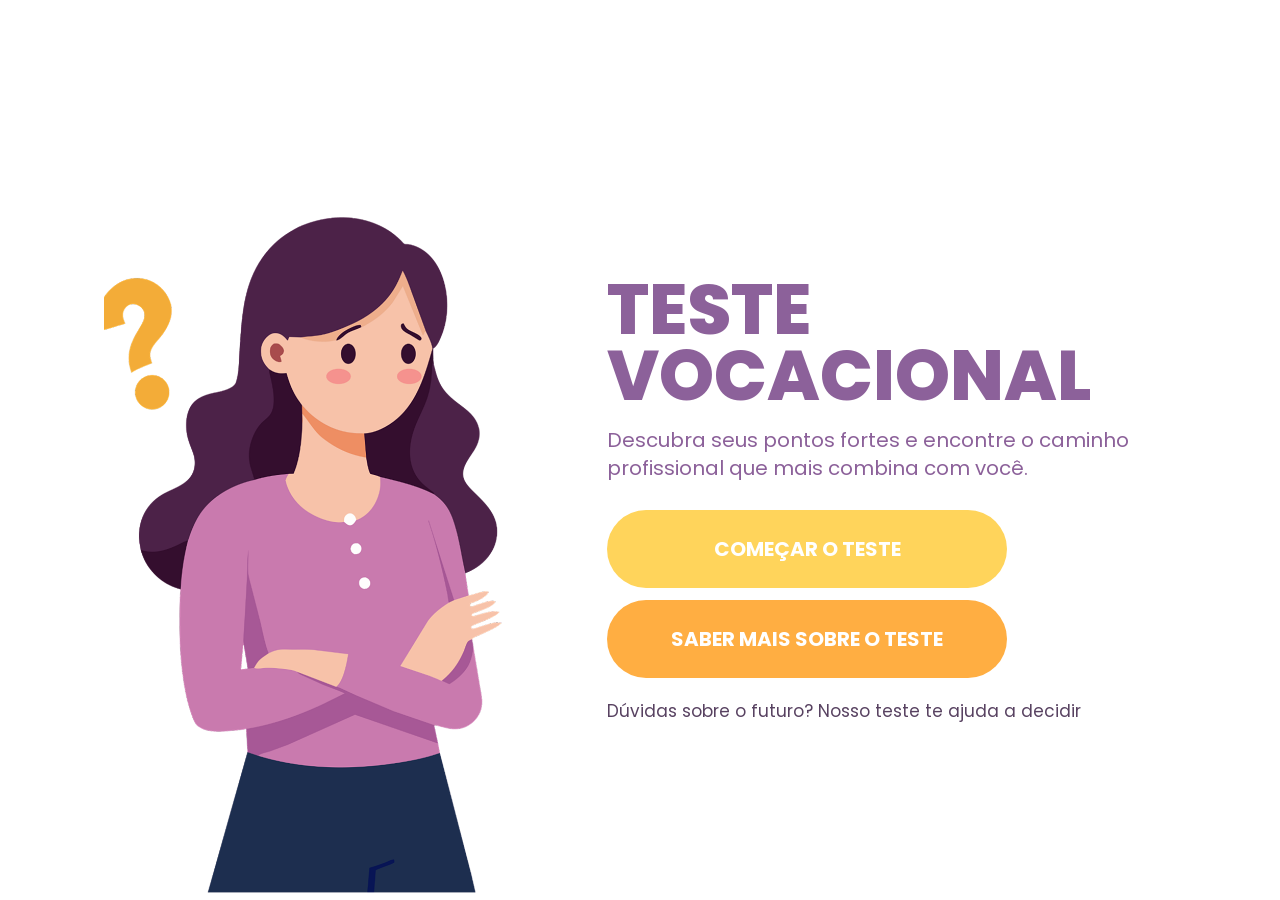
<file: index.html>
<!DOCTYPE html>
<html lang="pt-BR">

<head>
    <meta charset="UTF-8">
    <meta name="viewport" content="width=device-width, initial-scale=1.0">
    <link rel="stylesheet" href="style.css">
    <link rel="preconnect" href="https://fonts.googleapis.com">
    <link rel="preconnect" href="https://fonts.gstatic.com" crossorigin>
    <link href="https://fonts.googleapis.com/css2?family=Poppins:ital,wght@0,100;0,200;0,300;0,400;0,500;0,600;0,700;0,800;0,900;1,100;1,200;1,300;1,400;1,500;1,600;1,700;1,800;1,900&display=swap" rel="stylesheet">

    <title>Teste Vocacional - 3° Infonet</title>
</head>

<body>
    <main class="container">
        <div class="ilustracao-container">
            <img src="img/interrogacao.png" alt="Interrogação" class="img-interrogacao">
            <img src="img/pessoa-confusa-mobile.png" alt="Pessoa Confusa Mobile" class="img-pessoa-mobile">
            <img src="img/Inserir um título 2.png" alt="Pessoa" class="img-pessoa">
        </div>

        <div class="box-conteudo">
            <h1 class="titulo">TESTE <br> VOCACIONAL</h1>
            <p class="subtitulo">Descubra seus pontos fortes e encontre o caminho profissional que mais combina com você.</p>
            
            <div class="botoes-container">
                <a href="terceira-pagina/3pagina.html" class="btn btn-primeiro">COMEÇAR O TESTE</a>
                <a href="segunda-pagina/testV.html" class="btn btn-segundo">SABER MAIS SOBRE O TESTE</a>
            </div>

            <p class="texto-rodape">Dúvidas sobre o futuro? Nosso teste te ajuda a decidir</p>
        </div>

    </main>
</body>

</html>
</file>
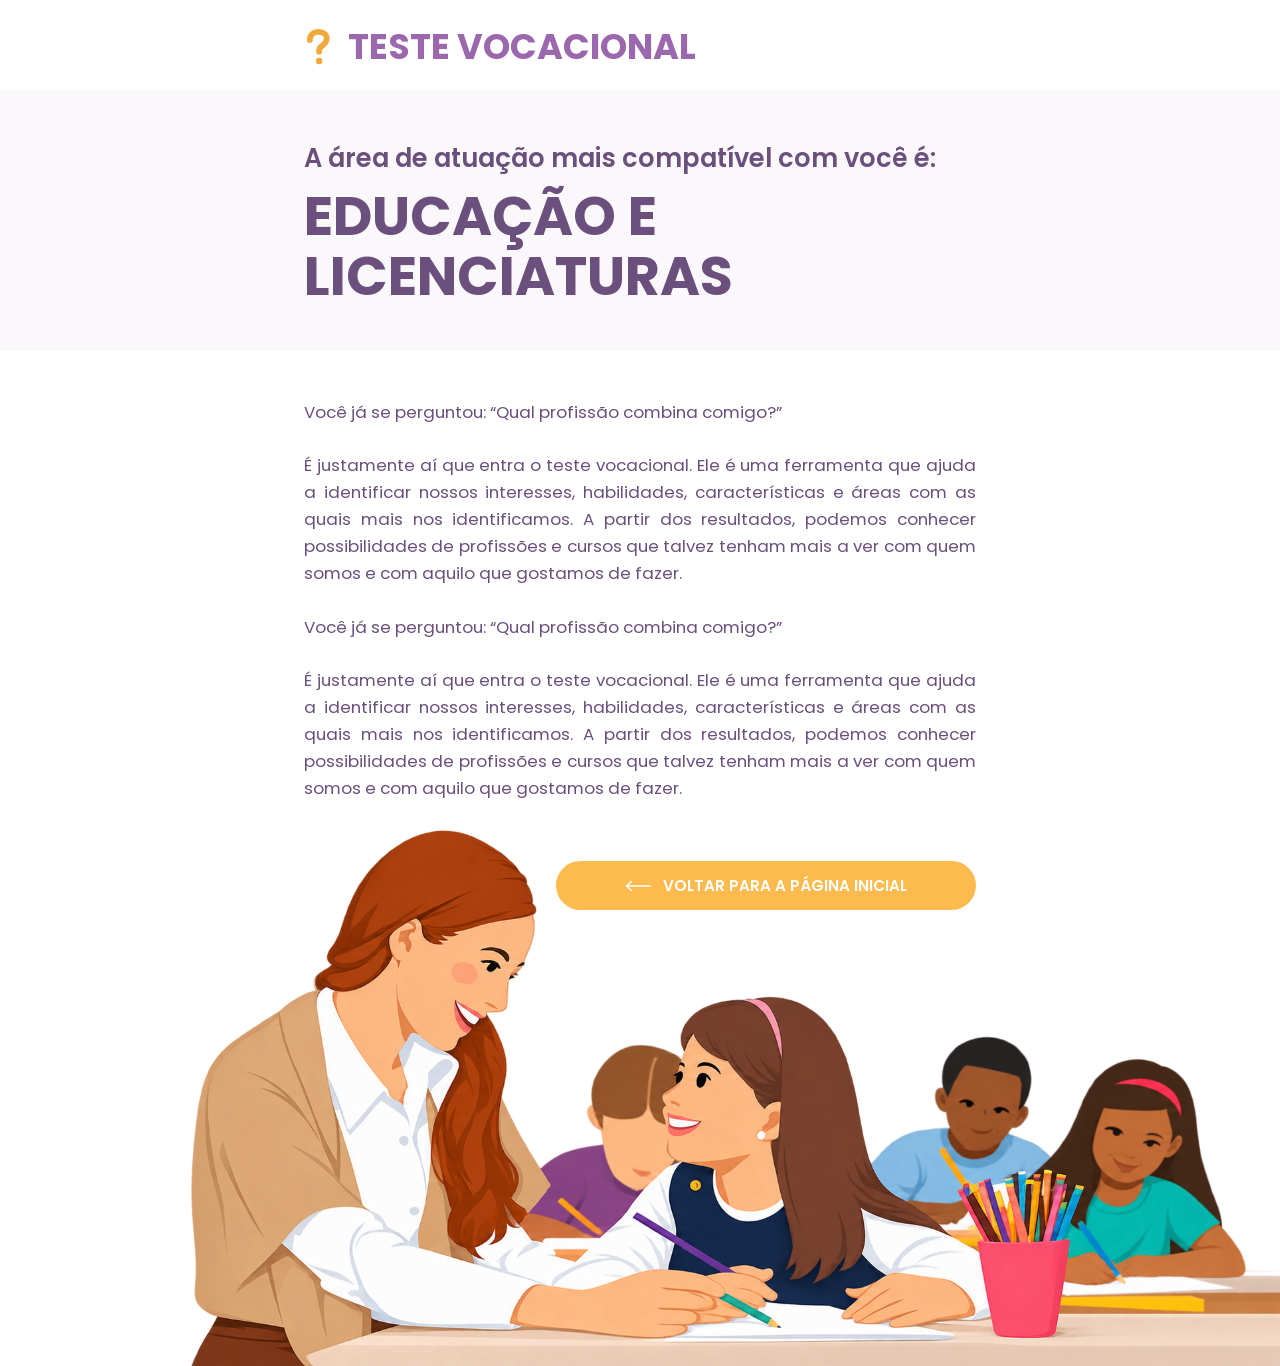
<file: ultima_pagina_igor_gomes/index.html>
<!DOCTYPE html>
<html lang="pt-BR">
<head>
  <meta charset="UTF-8">
  <meta name="viewport" content="width=device-width, initial-scale=1">
  <title>Teste Vocacional – Educação e Licenciaturas</title>
  <meta name="description" content="Resultado do teste vocacional: a área de atuação mais compatível com você é Educação e Licenciaturas.">
  <link rel="preconnect" href="https://fonts.googleapis.com">
  <link rel="preconnect" href="https://fonts.gstatic.com" crossorigin>
  <link href="https://fonts.googleapis.com/css2?family=Poppins:wght@400;500;600;700&display=swap" rel="stylesheet">
  <link rel="stylesheet" href="style.css">
</head>
<body>
  <header class="header">
    <div class="container header__inner">
      <svg class="header__icon" viewBox="0 0 48 64" aria-hidden="true">
        <path d="M10 20c0-8 6-14 15-14s14 5 14 12c0 6-4 9-8 12-3 2-5 4-5 8v2" fill="none" stroke="currentColor" stroke-width="10" stroke-linecap="round" stroke-linejoin="round"/>
        <circle cx="26" cy="56" r="5.5" fill="currentColor"/>
      </svg>
      <h1 class="header__title">Teste Vocacional</h1>
    </div>
  </header>

  <section class="result">
    <div class="container">
      <p class="result__label">A área de atuação mais compatível com você é:</p>
      <h2 class="result__area">Educação e Licenciaturas</h2>
    </div>
  </section>

  <main class="container content">
    <article class="text">
      <p>Você já se perguntou: “Qual profissão combina comigo?”</p>
      <p>É justamente aí que entra o teste vocacional. Ele é uma ferramenta que ajuda a identificar nossos interesses, habilidades, características e áreas com as quais mais nos identificamos. A partir dos resultados, podemos conhecer possibilidades de profissões e cursos que talvez tenham mais a ver com quem somos e com aquilo que gostamos de fazer.</p>
      <p>Você já se perguntou: “Qual profissão combina comigo?”</p>
      <p>É justamente aí que entra o teste vocacional. Ele é uma ferramenta que ajuda a identificar nossos interesses, habilidades, características e áreas com as quais mais nos identificamos. A partir dos resultados, podemos conhecer possibilidades de profissões e cursos que talvez tenham mais a ver com quem somos e com aquilo que gostamos de fazer.</p>
    </article>

    <div class="hero">
      <a class="btn" href="#">
        <svg viewBox="0 0 40 16" aria-hidden="true"><path d="M39 8H3M10 1 2 8l8 7" fill="none" stroke="currentColor" stroke-width="2" stroke-linecap="round" stroke-linejoin="round"/></svg>
        Voltar para a página inicial
      </a>

      <img class="hero__img" src="../img/professora.png" alt="Professora sorrindo com alunos colorindo juntos">
    </div>
  </main>
</body>
</html>
</file>
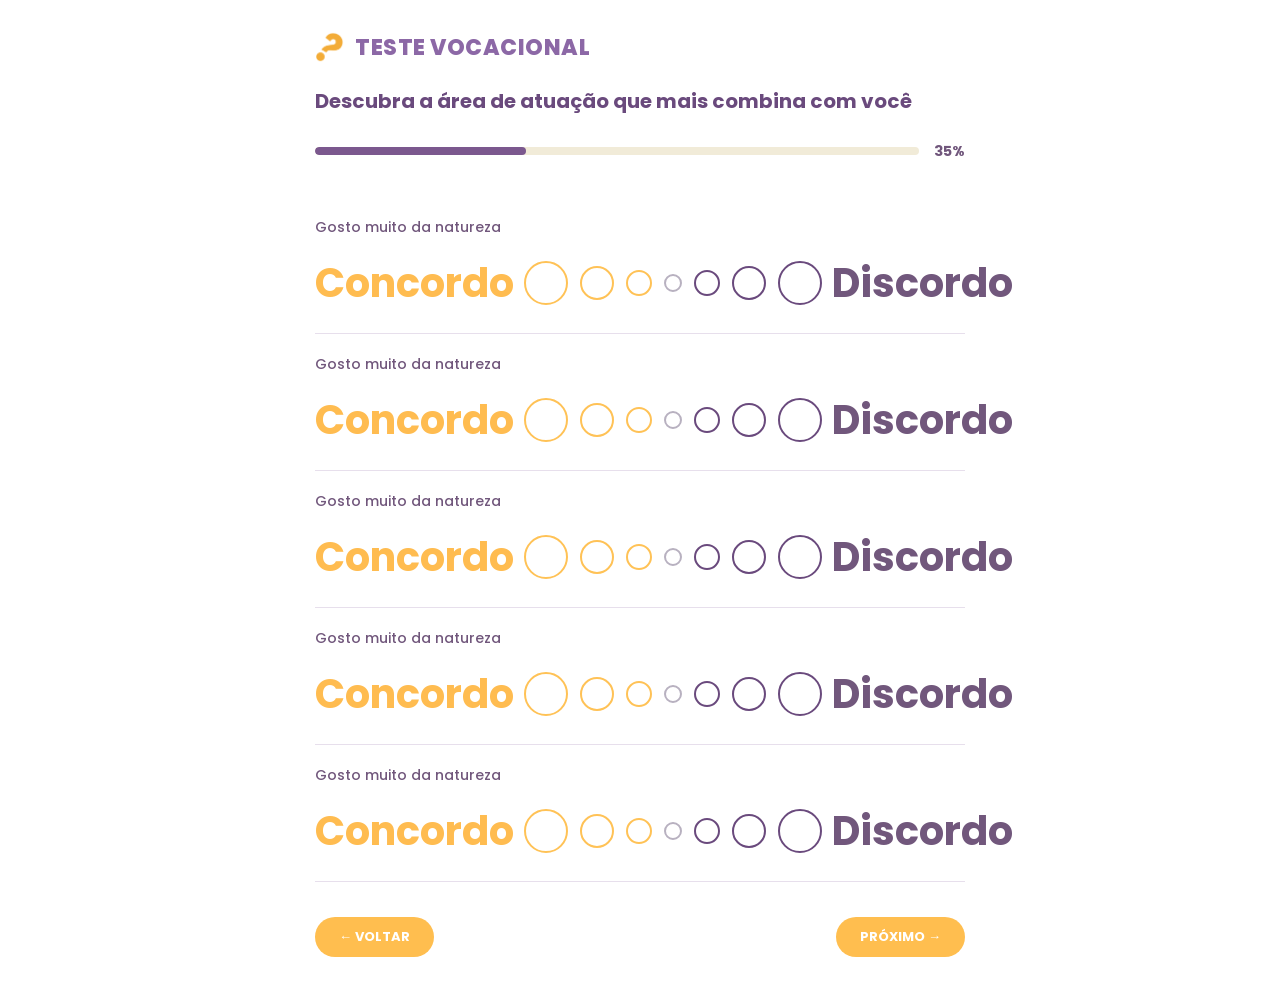
<file: perguntas.html>
<!DOCTYPE html>
<html lang="pt-BR">
<head>
  <meta charset="UTF-8">
  <meta name="viewport" content="width=device-width, initial-scale=1.0">
  <title>Teste Vocacional</title>
  <!-- Importação da fonte Poppins do Google Fonts -->
  <link rel="preconnect" href="https://fonts.googleapis.com">
  <link rel="preconnect" href="https://fonts.gstatic.com" crossorigin>
  <link href="https://fonts.googleapis.com/css2?family=Poppins:wght@400;600;700;800&display=swap" rel="stylesheet">
  <link rel="stylesheet" href="Perguntas_do_Balacobaco/style.css">
</head>
<body>

  <div class="container">
    <!-- Cabeçalho -->
    <header class="header">
      <div class="logo-title">
        <img src="img/interrogacao.png" alt="Interrogação" class="icon-interrogacao">
        <h1>TESTE VOCACIONAL</h1>
      </div>
      <h2>Descubra a área de atuação que mais combina com você</h2>
    </header>

    <!-- Barra de Progresso -->
    <div class="progress-section">
      <div class="progress-bar-bg">
        <div class="progress-bar-fill" style="width: 35%;"></div>
      </div>
      <span class="progress-text">35%</span>
    </div>

    <!-- Lista de Questões -->
    <main class="questions-list">
      
      <!-- Questão 1 -->
      <div class="question-item">
        <p class="question-title">Gosto muito da natureza</p>
        <div class="scale-container">
          <span class="label concordar">Concordo</span>
          <div class="options">
            <label class="circle-option yellow lg"><input type="radio" name="q1" value="1"><span></span></label>
            <label class="circle-option yellow md"><input type="radio" name="q1" value="2"><span></span></label>
            <label class="circle-option yellow sm"><input type="radio" name="q1" value="3"><span></span></label>
            <label class="circle-option neutral xs"><input type="radio" name="q1" value="4"><span></span></label>
            <label class="circle-option purple sm"><input type="radio" name="q1" value="5"><span></span></label>
            <label class="circle-option purple md"><input type="radio" name="q1" value="6"><span></span></label>
            <label class="circle-option purple lg"><input type="radio" name="q1" value="7"><span></span></label>
          </div>
          <span class="label discordar">Discordo</span>
        </div>
      </div>

      <!-- Questão 2 -->
      <div class="question-item">
        <p class="question-title">Gosto muito da natureza</p>
        <div class="scale-container">
          <span class="label concordar">Concordo</span>
          <div class="options">
            <label class="circle-option yellow lg"><input type="radio" name="q2" value="1"><span></span></label>
            <label class="circle-option yellow md"><input type="radio" name="q2" value="2"><span></span></label>
            <label class="circle-option yellow sm"><input type="radio" name="q2" value="3"><span></span></label>
            <label class="circle-option neutral xs"><input type="radio" name="q2" value="4"><span></span></label>
            <label class="circle-option purple sm"><input type="radio" name="q2" value="5"><span></span></label>
            <label class="circle-option purple md"><input type="radio" name="q2" value="6"><span></span></label>
            <label class="circle-option purple lg"><input type="radio" name="q2" value="7"><span></span></label>
          </div>
          <span class="label discordar">Discordo</span>
        </div>
      </div>

      <!-- Questão 3 -->
      <div class="question-item">
        <p class="question-title">Gosto muito da natureza</p>
        <div class="scale-container">
          <span class="label concordar">Concordo</span>
          <div class="options">
            <label class="circle-option yellow lg"><input type="radio" name="q3" value="1"><span></span></label>
            <label class="circle-option yellow md"><input type="radio" name="q3" value="2"><span></span></label>
            <label class="circle-option yellow sm"><input type="radio" name="q3" value="3"><span></span></label>
            <label class="circle-option neutral xs"><input type="radio" name="q3" value="4"><span></span></label>
            <label class="circle-option purple sm"><input type="radio" name="q3" value="5"><span></span></label>
            <label class="circle-option purple md"><input type="radio" name="q3" value="6"><span></span></label>
            <label class="circle-option purple lg"><input type="radio" name="q3" value="7"><span></span></label>
          </div>
          <span class="label discordar">Discordo</span>
        </div>
      </div>

      <!-- Questão 4 -->
      <div class="question-item">
        <p class="question-title">Gosto muito da natureza</p>
        <div class="scale-container">
          <span class="label concordar">Concordo</span>
          <div class="options">
            <label class="circle-option yellow lg"><input type="radio" name="q4" value="1"><span></span></label>
            <label class="circle-option yellow md"><input type="radio" name="q4" value="2"><span></span></label>
            <label class="circle-option yellow sm"><input type="radio" name="q4" value="3"><span></span></label>
            <label class="circle-option neutral xs"><input type="radio" name="q4" value="4"><span></span></label>
            <label class="circle-option purple sm"><input type="radio" name="q4" value="5"><span></span></label>
            <label class="circle-option purple md"><input type="radio" name="q4" value="6"><span></span></label>
            <label class="circle-option purple lg"><input type="radio" name="q4" value="7"><span></span></label>
          </div>
          <span class="label discordar">Discordo</span>
        </div>
      </div>

      <!-- Questão 5 -->
      <div class="question-item">
        <p class="question-title">Gosto muito da natureza</p>
        <div class="scale-container">
          <span class="label concordar">Concordo</span>
          <div class="options">
            <label class="circle-option yellow lg"><input type="radio" name="q5" value="1"><span></span></label>
            <label class="circle-option yellow md"><input type="radio" name="q5" value="2"><span></span></label>
            <label class="circle-option yellow sm"><input type="radio" name="q5" value="3"><span></span></label>
            <label class="circle-option neutral xs"><input type="radio" name="q5" value="4"><span></span></label>
            <label class="circle-option purple sm"><input type="radio" name="q5" value="5"><span></span></label>
            <label class="circle-option purple md"><input type="radio" name="q5" value="6"><span></span></label>
            <label class="circle-option purple lg"><input type="radio" name="q5" value="7"><span></span></label>
          </div>
          <span class="label discordar">Discordo</span>
        </div>
      </div>

    </main>

    <!-- Botões de Navegação -->
    <footer class="footer-buttons">
      <button class="btn btn-voltar">&larr; VOLTAR</button>
      <button class="btn btn-proximo">PRÓXIMO &rarr;</button>
    </footer>
  </div>

</body>
</html>
</file>
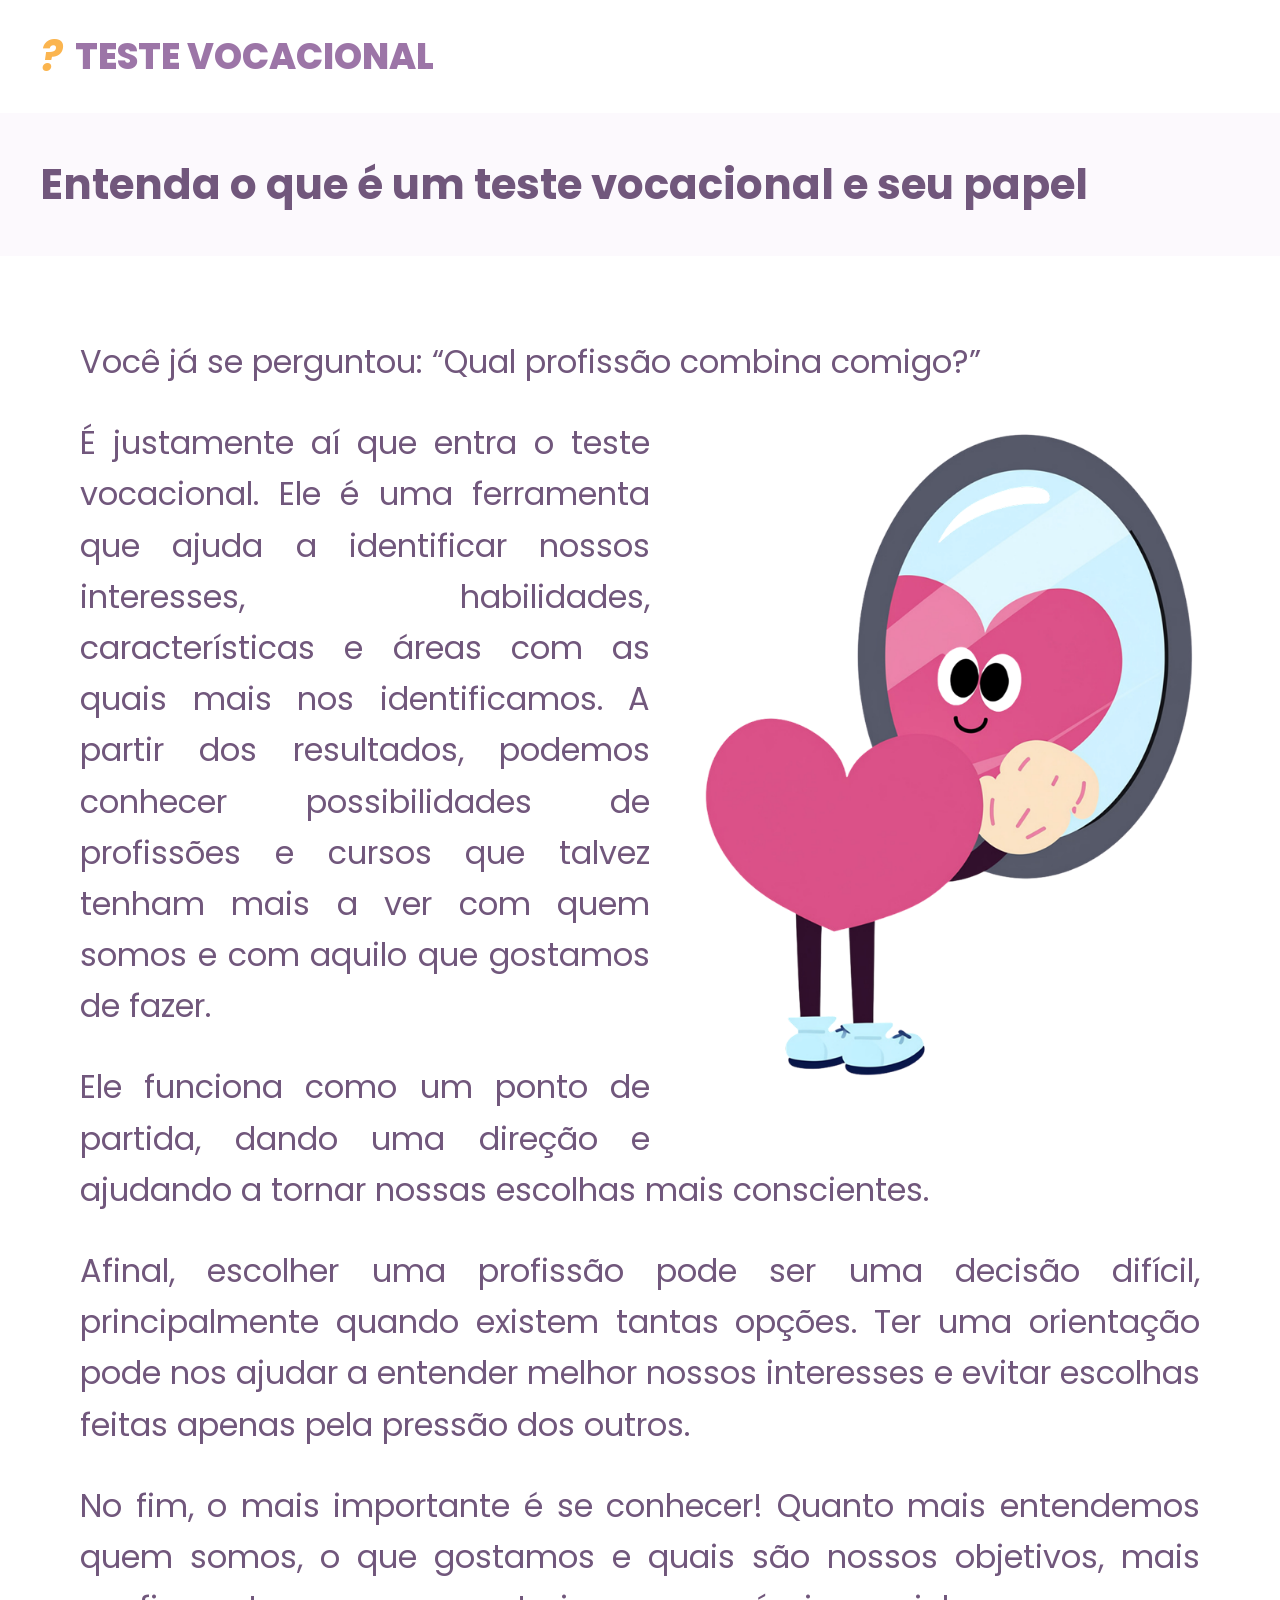
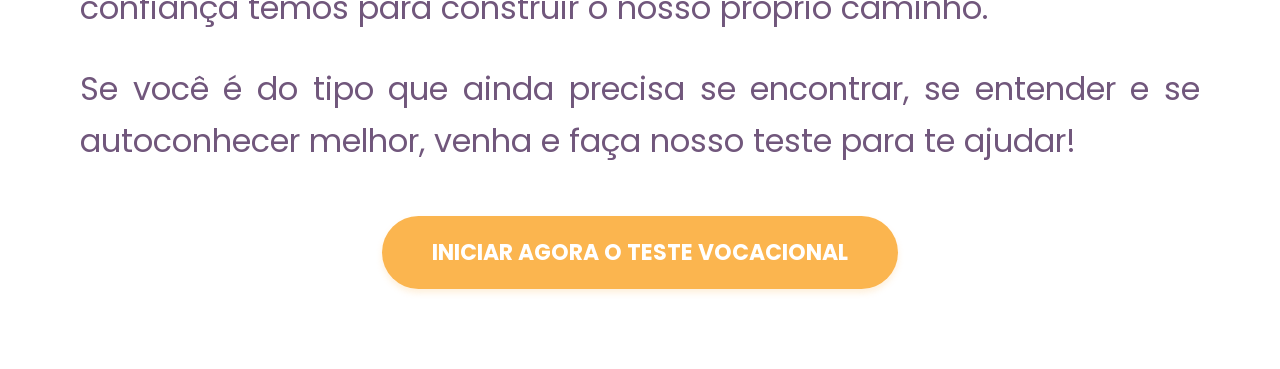
<file: segunda-pagina/testV.html>
<!DOCTYPE html>
<html lang="pt-BR">
<head>
    <meta charset="UTF-8">
    <meta name="viewport" content="width=device-width, initial-scale=1.0">
    <title>Teste Vocacional</title>
    
    <!-- Importando a fonte Poppins do Google Fonts -->
    <link rel="preconnect" href="https://fonts.googleapis.com">
    <link rel="preconnect" href="https://fonts.gstatic.com" crossorigin>
    <link href="https://fonts.googleapis.com/css2?family=Poppins:ital,wght@0,400;0,700;0,800;1,700&display=swap" rel="stylesheet">
    <link href="/segunda-pagina/testV.css" rel="stylesheet">
    
</head>
<body>

    <header>
        <h2 class="titulo"><span class="icon-question">?</span> TESTE VOCACIONAL</h2>
    </header>
    
    <!-- Nova faixa exclusiva para o título -->
    <div class="title-banner">
        <h1>Entenda o que é um teste vocacional e seu papel</h1>
    </div>
    
    <main>
        <div class="content">
            <p>Você já se perguntou: “Qual profissão combina comigo?”</p>
            
            <!-- Imagem inserida e flutuando à direita -->
            <img src="/img/coracao.png" alt="Personagem coração se olhando no espelho" class="image-right">
            
            <p>É justamente aí que entra o teste vocacional. Ele é uma ferramenta que ajuda a identificar nossos interesses, habilidades, características e áreas com as quais mais nos identificamos. A partir dos resultados, podemos conhecer possibilidades de profissões e cursos que talvez tenham mais a ver com quem somos e com aquilo que gostamos de fazer.</p>
            
            <p>Ele funciona como um ponto de partida, dando uma direção e ajudando a tornar nossas escolhas mais conscientes.</p>
            
            <p>Afinal, escolher uma profissão pode ser uma decisão difícil, principalmente quando existem tantas opções. Ter uma orientação pode nos ajudar a entender melhor nossos interesses e evitar escolhas feitas apenas pela pressão dos outros.</p>
            
            <p>No fim, o mais importante é se conhecer! Quanto mais entendemos quem somos, o que gostamos e quais são nossos objetivos, mais confiança temos para construir o nosso próprio caminho.</p>
            
            <p>Se você é do tipo que ainda precisa se encontrar, se entender e se autoconhecer melhor, venha e faça nosso teste para te ajudar!</p>
        </div>

        <div class="button-container">
            <a href="#" class="btn-start">INICIAR AGORA O TESTE VOCACIONAL</a>
        </div>
    </main>

</body>
</html>
</file>
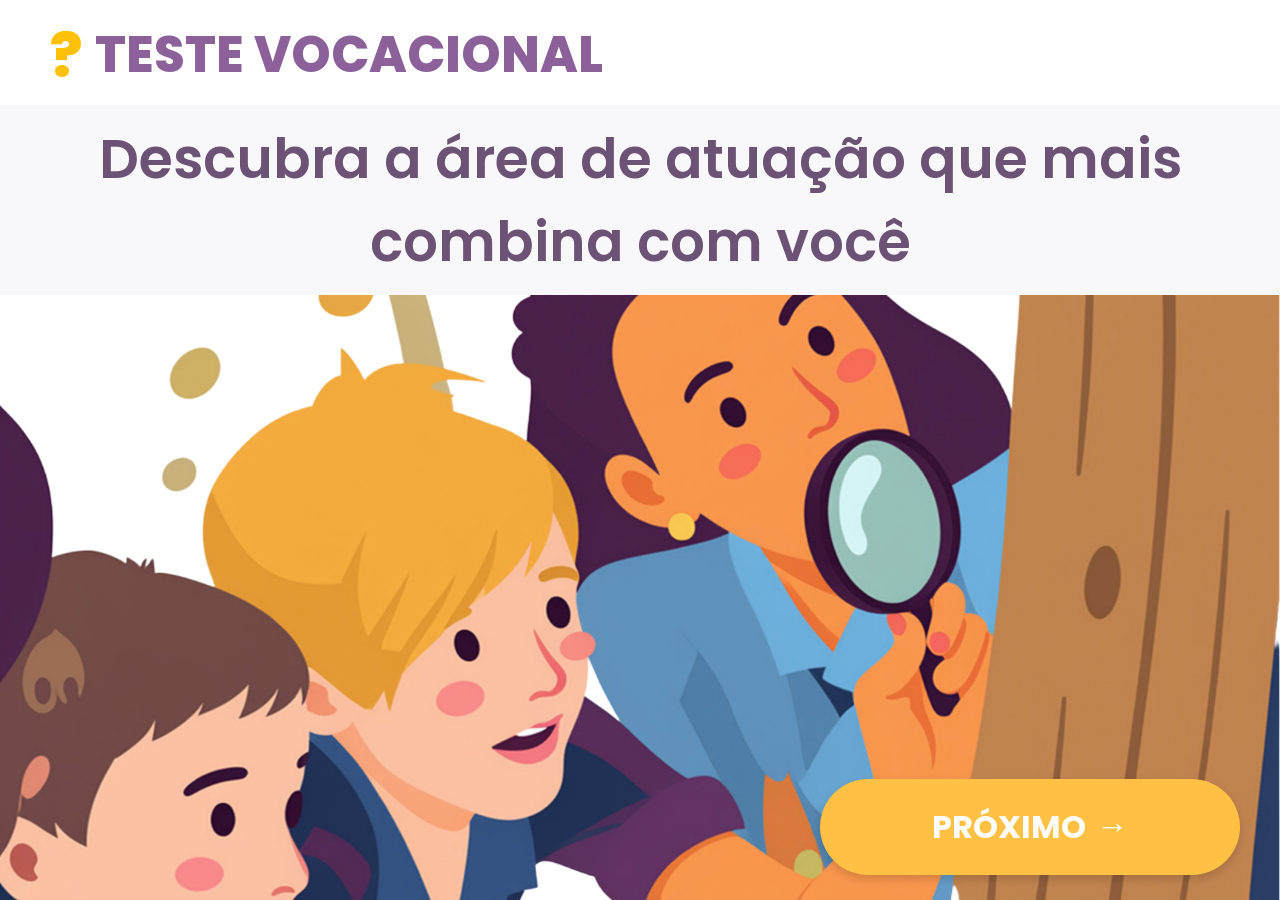
<file: terceira-pagina/3pagina.html>
<!DOCTYPE html>
<html lang="pt-BR">

<head>
    <meta charset="UTF-8">
    <meta name="viewport" content="width=device-width, initial-scale=1.0">
    <title>Teste Vocacional</title>
    <link rel="stylesheet" href="3pagina.css">
    
    <!-- Fonte Poppins do Google Fonts -->
    <link rel="preconnect" href="https://fonts.googleapis.com">
    <link rel="preconnect" href="https://fonts.gstatic.com" crossorigin>
    <link href="https://fonts.googleapis.com/css2?family=Poppins:wght@500;600;700;800&display=swap" rel="stylesheet">
</head>

<body>
    <header class="header">
        <div class="logo-container">
            <span class="icone-interrogacao">?</span>
            <h1 class="titulo-header">TESTE VOCACIONAL</h1>
        </div>
    </header>
<div class="faixa-subtitulo">
    <p class="subtitulo-header">Descubra a área de atuação que mais combina com você</p>
</div>

    <main class="main-container">
        <div class="ilustracao-wrapper">
            <img src="../img/imagem-de-pessoas.png" alt="Ilustração de pessoas a investigar" class="img-ilustracao">
            
            <a href="../ultima_pagina_igor_gomes/index.html" class="btn-proximo">
                PRÓXIMO <span class="seta">&rarr;</span>
            </a>
        </div>
    </main>

</body>

</html>
</file>
<file: style.css>
* {
    font-family: 'Poppins', sans-serif;
    margin: 0;
    padding: 0;
    box-sizing: border-box;
}

body {
    min-height: 100vh;
    background-color: #FFFFFF;
    overflow-x: hidden;
}

/* Layout Container (desktop / tablet) */
.container {
    display: flex;
    flex-direction: row;
    align-items: center;
    justify-content: center;
    gap: clamp(24px, 4vw, 64px);
    min-height: 100vh;
    width: 100%;
    max-width: 1400px;
    margin: 0 auto;
    padding: 40px clamp(16px, 4vw, 64px) 0;
}

/* Ilustração */
.ilustracao-container {
    display: flex;
    justify-content: center;
    align-items: flex-end;
    align-self: flex-end;
    flex: 0 1 auto;
    width: clamp(220px, 32vw, 520px);
}

.img-interrogacao {
    display: flex;
    position: absolute;
    margin-bottom: 640px;
    width: 200px;
    margin-right: 1000px;
}

.img-pessoa {
    display: flex;
    width: 500px;
    margin-right: 750px;
}

.img-pessoa-mobile {
    display: none;
}

/* Conteúdo */
.box-conteudo {
    flex: 0 1 640px;
    min-width: 0;
    text-align: left;
    align-self: center;
    padding-bottom: 40px;
}

.titulo {
    font-size: clamp(120px, 4vw, 4.2rem);
    line-height: 0.95;
    color: #8C619A;
    font-weight: 800;
}

.subtitulo {
    color: #8C619A;
    font-size: clamp(30px, 1.5vw, 1.3rem);
    font-weight: 400;
    margin-top: 16px;
    line-height: 1.4;
}

/* Botões */
.botoes-container {
    display: flex;
    flex-direction: column;
    gap: 12px;
    margin-top: 28px;
    width: 100%;
    max-width: 1200px;
}

.btn {
    display: flex;
    align-items: center;
    justify-content: center;
    text-align: center;
    text-decoration: none;
    color: #FFFFFF;
    font-weight: 700;
    font-size: clamp(40px, 1.2vw, 1.2rem);
    padding: 24px 100px;
    border-radius: 50px;
    transition: transform 0.2s ease, opacity 0.2s ease;
    width: 800px;
}

.btn:hover {
    transform: translateY(-2px);
    opacity: 0.92;
}

.btn-primeiro {
    background-color: #FFD45B;
}

.btn-segundo {
    background-color: #FFAE42;
}

.texto-rodape {
    margin-top: 20px;
    font-size: clamp(23px, 1vw, 1rem);
    color: #584261;
}

/* ========================================================================== */

@media screen and (min-width: 320px ) and (max-width: 374px ) { 
    
    .titulo {
    font-size: clamp(40px, 4vw, 4.2rem);
    line-height: 0.95;
    color: #8C619A;
    font-weight: 800;
}

.subtitulo {
    color: #8C619A;
    font-size: clamp(15px, 1.5vw, 1.3rem);
    font-weight: 400;
    margin-top: 16px;
    line-height: 1.4;
}

.box-conteudo {
    flex: 0 1 640px;
    min-width: 300px;
    text-align: left;
    align-self: center;
    padding-bottom: 40px;
}

.botoes-container {
    display: flex;
    flex-direction: column;
    gap: 12px;
    margin-top: 28px;
    width: 100%;
    max-width: 1200px;
}

.btn {
    display: flex;
    align-items: center;
    justify-content: center;
    text-align: center;
    text-decoration: none;
    color: #FFFFFF;
    font-weight: 700;
    font-size: clamp(15px, 1.2vw, 1.2rem);
    padding: 24px 40px;
    border-radius: 50px;
    transition: transform 0.2s ease, opacity 0.2s ease;
    width: 300px;
}

.img-interrogacao {
    display: none;
}

.img-pessoa {
    display: none;
}

.img-pessoa-mobile {
    display: none;
}

.texto-rodape {
    margin-top: 20px;
    font-size: clamp(17px, 1vw, 1rem);
    color: #584261;
}

}

@media screen and (min-width: 375px ) and (max-width: 424px ) { 
    
    .titulo {
    font-size: clamp(40px, 4vw, 4.2rem);
    line-height: 0.95;
    color: #8C619A;
    font-weight: 800;
}

.subtitulo {
    color: #8C619A;
    font-size: clamp(15px, 1.5vw, 1.3rem);
    font-weight: 400;
    margin-top: 16px;
    line-height: 1.4;
}

.box-conteudo {
    flex: 0 1 640px;
    min-width: 300px;
    text-align: left;
    align-self: center;
    padding-bottom: 40px;
}

.botoes-container {
    display: flex;
    flex-direction: column;
    gap: 12px;
    margin-top: 28px;
    width: 100%;
    max-width: 1200px;
}

.btn {
    display: flex;
    align-items: center;
    justify-content: center;
    text-align: center;
    text-decoration: none;
    color: #FFFFFF;
    font-weight: 700;
    font-size: clamp(15px, 1.2vw, 1.2rem);
    padding: 24px 40px;
    border-radius: 50px;
    transition: transform 0.2s ease, opacity 0.2s ease;
    width: 300px;
}

.img-interrogacao {
    display: none;
}

.img-pessoa {
    display: none;
}

.img-pessoa-mobile {
    display: none;
}

.texto-rodape {
    margin-top: 20px;
    font-size: clamp(17px, 1vw, 1rem);
    color: #584261;
}

}

@media screen and (min-width: 425px ) and (max-width: 767px ) { 
    
    .titulo {
    font-size: clamp(40px, 4vw, 4.2rem);
    line-height: 0.95;
    color: #8C619A;
    font-weight: 800;
}

.subtitulo {
    color: #8C619A;
    font-size: clamp(15px, 1.5vw, 1.3rem);
    font-weight: 400;
    margin-top: 16px;
    line-height: 1.4;
}

.box-conteudo {
    flex: 0 1 640px;
    min-width: 300px;
    text-align: left;
    align-self: center;
    padding-bottom: 40px;
}

.botoes-container {
    display: flex;
    flex-direction: column;
    gap: 12px;
    margin-top: 28px;
    width: 100%;
    max-width: 1200px;
}

.btn {
    display: flex;
    align-items: center;
    justify-content: center;
    text-align: center;
    text-decoration: none;
    color: #FFFFFF;
    font-weight: 700;
    font-size: clamp(15px, 1.2vw, 1.2rem);
    padding: 24px 40px;
    border-radius: 50px;
    transition: transform 0.2s ease, opacity 0.2s ease;
    width: 300px;
}

.img-interrogacao {
    display: none;
}

.img-pessoa {
    display: none;
}

.img-pessoa-mobile {
    display: none;
}

.texto-rodape {
    margin-top: 20px;
    font-size: clamp(17px, 1vw, 1rem);
    color: #584261;
}

}

@media screen and (min-width: 768px ) and (max-width: 1023px ) { 
    
    .box-conteudo {
    flex: 0 1 640px;
    min-width: 0;
    text-align: left;
    align-self: center;
    margin-top: 100px;
}

    .titulo {
    font-size: clamp(60px, 4vw, 4.2rem);
    line-height: 0.95;
    color: #8C619A;
    font-weight: 800;
}

.subtitulo {
    color: #8C619A;
    font-size: clamp(20px, 1.5vw, 1.3rem);
    font-weight: 400;
    margin-top: 16px;
    line-height: 1.4;
}

.box-conteudo {
    flex: 0 1 640px;
    min-width: 300px;
    text-align: left;
    align-self: center;
    padding-bottom: 40px;
}

.botoes-container {
    display: flex;
    flex-direction: column;
    gap: 12px;
    margin-top: 28px;
    width: 100%;
    max-width: 1200px;
}

.btn {
    display: flex;
    align-items: center;
    justify-content: center;
    text-align: center;
    text-decoration: none;
    color: #FFFFFF;
    font-weight: 700;
    font-size: clamp(15px, 1.2vw, 1.2rem);
    padding: 24px 40px;
    border-radius: 50px;
    transition: transform 0.2s ease, opacity 0.2s ease;
    width: 300px;
}

.img-interrogacao {
    display: none;
}

.img-pessoa {
    display: none;
}

.img-pessoa-mobile {
    display: block;
    width: 300px;
}

.texto-rodape {
    margin-top: 20px;
    font-size: clamp(17px, 1vw, 1rem);
    color: #584261;
}

}

@media screen and (min-width: 1024px ) and (max-width: 1439px ) { 
    
    .box-conteudo {
    flex: 0 1 640px;
    min-width: 0;
    text-align: left;
    align-self: center;
    margin-top: 100px;
}

    .titulo {
    font-size: clamp(70px, 4vw, 4.2rem);
    line-height: 0.95;
    color: #8C619A;
    font-weight: 800;
}

.subtitulo {
    color: #8C619A;
    font-size: clamp(20px, 1.5vw, 1.3rem);
    font-weight: 400;
    margin-top: 16px;
    line-height: 1.4;
}

.box-conteudo {
    flex: 0 1 640px;
    min-width: 300px;
    text-align: left;
    align-self: center;
    padding-bottom: 40px;
}

.botoes-container {
    display: flex;
    flex-direction: column;
    gap: 12px;
    margin-top: 28px;
    width: 100%;
    max-width: 1200px;
}

.btn {
    display: flex;
    align-items: center;
    justify-content: center;
    text-align: center;
    text-decoration: none;
    color: #FFFFFF;
    font-weight: 700;
    font-size: clamp(20px, 1.2vw, 1.2rem);
    padding: 24px 40px;
    border-radius: 50px;
    transition: transform 0.2s ease, opacity 0.2s ease;
    width: 400px;
}

.ilustracao-container {
    display: flex;
    justify-content: center;
    align-items: flex-end;
    align-self: flex-end;
    flex: 0 1 auto;
    width: clamp(520px, 32vw, 520px);
}

.img-interrogacao {
    display: none;
}

.img-pessoa {
    display: none;
}

.img-pessoa-mobile {
    display: block;
    width: 400px;
}

.texto-rodape {
    margin-top: 20px;
    font-size: clamp(17px, 1vw, 1rem);
    color: #584261;
}

}

@media screen and (min-width: 1440px ) and (max-width: 1500px) {
    .container {
    display: flex;
    flex-direction: row;
    align-items: center;
    justify-content: center;
    gap: clamp(24px, 4vw, 64px);
    min-height: 100vh;
    width: 100%;
    max-width: 1400px;
    margin: 0 auto;
    padding: 40px clamp(16px, 4vw, 64px) 0;
}

/* Ilustração */
.ilustracao-container {
    display: flex;
    justify-content: center;
    align-items: flex-end;
    align-self: flex-end;
    flex: 0 1 auto;
    width: clamp(220px, 32vw, 520px);
}

.img-interrogacao {
    display: flex;
    position: absolute;
    margin-bottom: 640px;
    width: 150px;
    margin-right: 500px;
}

.img-pessoa {
    display: flex;
    width: 450px;
    margin-right: 350px;
}

.img-pessoa-mobile {
    display: none;
}

/* Conteúdo */
.box-conteudo {
    flex: 0 1 640px;
    min-width: 0;
    text-align: left;
    align-self: center;
    padding-bottom: 40px;
}

.titulo {
    font-size: clamp(110px, 4vw, 4.2rem);
    line-height: 0.95;
    color: #8C619A;
    font-weight: 800;
}

.subtitulo {
    color: #8C619A;
    font-size: clamp(30px, 1.5vw, 1.3rem);
    font-weight: 400;
    margin-top: 16px;
    line-height: 1.4;
}

/* Botões */
.botoes-container {
    display: flex;
    flex-direction: column;
    gap: 12px;
    margin-top: 28px;
    width: 100%;
    max-width: 1200px;
}

.btn {
    display: flex;
    align-items: center;
    justify-content: center;
    text-align: center;
    text-decoration: none;
    color: #FFFFFF;
    font-weight: 700;
    font-size: clamp(30px, 1.2vw, 1.2rem);
    padding: 24px 100px;
    border-radius: 50px;
    transition: transform 0.2s ease, opacity 0.2s ease;
    width: 700px;
}

.btn:hover {
    transform: translateY(-2px);
    opacity: 0.92;
}

.btn-primeiro {
    background-color: #FFD45B;
}

.btn-segundo {
    background-color: #FFAE42;
}

.texto-rodape {
    margin-top: 20px;
    font-size: clamp(23px, 1vw, 1rem);
    color: #584261;
}

}
</file>
<file: ultima_pagina_igor_gomes/style.css>
:root {
  --purple-light: #9b67ad;
  --purple-dark: #6b4f7d;
  --yellow: #fdbb4f;
  --yellow-icon: #f2a93b;
  --bg-result: #fbf8fc;
  --text: #6b4f7d;
}

* { box-sizing: border-box; margin: 0; padding: 0; }

body {
  font-family: "Poppins", system-ui, sans-serif;
  color: var(--text);
  background: #fff;
  line-height: 1.6;
  overflow-x: hidden;
}

.container {
  width: 100%;
  max-width: 720px;
  margin: 0 auto;
  padding: 0 24px;
}

/* Header */
.header { background: #fff; padding: 28px 0 24px; }
.header__inner { display: flex; align-items: center; gap: 16px; }
.header__icon { width: 28px; height: 38px; color: var(--yellow-icon); flex: none; }
.header__title {
  font-size: clamp(1.5rem, 5vw, 2.2rem);
  font-weight: 700;
  text-transform: uppercase;
  color: var(--purple-light);
  line-height: 1;
}

/* Resultado */
.result { background: var(--bg-result); padding: 48px 0 44px; }
.result__label {
  font-size: clamp(1.05rem, 3.6vw, 1.6rem);
  font-weight: 600;
  color: var(--purple-dark);
  margin-bottom: 8px;
}
.result__area {
  font-size: clamp(1.8rem, 7.4vw, 3.4rem);
  font-weight: 700;
  text-transform: uppercase;
  line-height: 1.1;
  color: var(--purple-dark);
}

/* Texto */
.content { padding-top: 48px; }
.text p {
  font-size: clamp(.9rem, 2.6vw, 1.05rem);
  text-align: justify;
  margin-bottom: 1.6em;
}

/* Botão + ilustração (rodapé de ponta a ponta) */
.content { padding-bottom: 0; }

.hero {
  position: relative;
  width: 100vw;
  margin: 24px calc(50% - 50vw) 0;   /* sai do container e ocupa a tela toda */
  line-height: 0;
}
.hero__img {
  display: block;
  width: 100%;
  height: clamp(320px, 42vw, 820px);
  object-fit: cover;                  /* preenche sem deformar */
  object-position: center bottom;     /* mantém as pessoas visíveis */
}

.btn {
  position: absolute;
  z-index: 1;
  top: 6%;
  right: 24px;
  width: 52%;
  min-width: 220px;
  max-width: 420px;
  display: flex;
  align-items: center;
  justify-content: center;
  gap: 12px;
  padding: 14px 18px;
  background: var(--yellow);
  color: #fff;
  border-radius: 999px;
  font-weight: 600;
  font-size: clamp(.7rem, 2.3vw, .95rem);
  line-height: 1.4;
  text-transform: uppercase;
  text-decoration: none;
  transition: transform .15s, filter .15s;
}
.btn svg { width: 26px; height: 12px; flex: none; }
.btn:hover { filter: brightness(1.05); transform: translateY(-2px); }
.btn:focus-visible { outline: 3px solid var(--purple-dark); outline-offset: 3px; }

/* Desktop: botão alinhado à coluna de texto (720px) */
@media (min-width: 720px) {
  .btn { right: calc(50% - 360px + 24px); }
}
</file>
<file: Perguntas_do_Balacobaco/style.css>
/* Reset Básico */
* {
  margin: 0;
  padding: 0;
  box-sizing: border-box;
}

body {
  font-family: 'Poppins', sans-serif;
  background-color: #ffffff;
  color: #6a4a7d;
  display: flex;
  justify-content: center;
  padding: 30px 15px;
}

.container {
  width: 100%;
  max-width: 650px;
}

/* Cabeçalho */
.header {
  text-align: left;
  margin-bottom: 25px;
}

.logo-title {
  display: flex;
  align-items: center;
  gap: 10px;
  margin-bottom: 20px;
}

.icon-interrogacao {
  width: 30px;
  height: auto;
  
}

.logo-title h1 {
  font-size: 22px;
  font-weight: 800;
  color: #8c68a6;
  letter-spacing: 0.5px;
}

.header h2 {
  font-size: 20px;
  font-weight: 700;
  color: #6a4a7d;
}

/* Barra de Progresso */
.progress-section {
  display: flex;
  align-items: center;
  gap: 15px;
  margin-bottom: 35px;
}

.progress-bar-bg {
  flex: 1;
  height: 8px;
  background-color: #f1ebd8;
  border-radius: 10px;
  overflow: hidden;
}

.progress-bar-fill {
  height: 100%;
  background-color: #7b588e;
  border-radius: 10px;
}

.progress-text {
  font-size: 14px;
  font-weight: 700;
  color: #71577C;
}

/* Lista de Perguntas */
.questions-list {
  display: flex;
  flex-direction: column;
}

.question-item {
  padding: 20px 0;
  border-bottom: 1.5px solid #e7dfec;
}

.question-title {
  font-size: 14px;
  font-weight: 500;
  color: #71577C;
  margin-bottom: 15px;
}

/* Escala de Seleção */
.scale-container {
  display: flex;
  align-items: center;
  justify-content: space-between;
}

.label {
  font-size: 40px;
  font-weight: 700;
}

.label.concordar {
  color: #FFBC50;
  margin-right: 10px;
}

.label.discordar {
  color: #71577C;
  margin-left: 10px;
}

.options {
  display: flex;
  align-items: center;
  justify-content: center;
  gap: 12px;
}

/* Estilização dos Círculos Radio */
.circle-option {
  position: relative;
  cursor: pointer;
  display: inline-block;
}

.circle-option input {
  position: absolute;
  opacity: 0;
  cursor: pointer;
}

.circle-option span {
  display: block;
  border-radius: 50%;
  background-color: transparent;
  transition: all 0.2s ease-in-out;
}

/* Tamanhos dos Círculos */
.lg span { width: 44px; height: 44px; border-width: 2.5px; }
.md span { width: 34px; height: 34px; border-width: 2.5px; }
.sm span { width: 26px; height: 26px; border-width: 2px; }
.xs span { width: 18px; height: 18px; border-width: 2px; }

/* Cores das Bordas */
.yellow span { border: 2.5px solid #ffc256; }
.purple span { border: 2.5px solid #6a4a7d; }
.neutral span { border: 2px solid #b8b1c0; }

/* Efeito ao Selecionar (Checked) */
.circle-option input:checked + span {
  transform: scale(0.92);
}

.yellow input:checked + span {
  background-color: #ffc256;
}

.purple input:checked + span {
  background-color: #6a4a7d;
}

.neutral input:checked + span {
  background-color: #b8b1c0;
}

/* Botões do Rodapé */
.footer-buttons {
  display: flex;
  justify-content: space-between;
  margin-top: 35px;
}

.btn {
  border: none;
  border-radius: 20px;
  padding: 10px 24px;
  font-family: 'Poppins', sans-serif;
  font-size: 13px;
  font-weight: 700;
  cursor: pointer;
  color: #ffffff;
  background-color: #ffbe4f;
  transition: opacity 0.2s ease;
}

.btn:hover {
  opacity: 0.9;
}
</file>
<file: segunda-pagina/testV.css>
* {
    box-sizing: border-box;
    margin: 0;
    padding: 0;
}

body {
    font-family: 'Poppins', sans-serif;
    background-color: #ffffff; 
}

/* Cabeçalho superior */
header {
    padding: 25px 40px;
    background-color: #ffffff;
}

header h2 {
    color: #9C75A7;
    font-size: 36px; 
    display: flex;
    align-items: center;
    gap: 12px;
    text-transform: uppercase;
    font-weight: 800;
}

.icon-question {
    color: #FBB54F;
    font-size: 42px; 
    font-weight: bold;
    font-style: italic;
}

/* === NOVA FAIXA DO TÍTULO === */
.title-banner {
    background-color: #FCF9FD; /* Cor da faixa solicitada */
    padding: 40px 40px; /* Preenchimento para dar altura e espaço */
}

.title-banner h1 {
    color: #71577C; /* Nova cor da fonte solicitada */
    font-size: 42px; 
    font-weight: bold;
}

/* Conteúdo principal da página */
main {
    padding: 80px;
    min-height: 100vh;
    color:#71577C; 
}

/* Container do texto - FONTE 32PX */
.content {
    color: #71577C;
    font-size: 32px; 
    line-height: 1.6;
    text-align: justify;
}

.content p {
    margin-bottom: 30px; 
}

/* === IMAGEM AUMENTADA === */
.image-right {
    float: right;
    width: 500px; /* Largura da imagem bastante aumentada */
    height: auto; /* Altura ajusta automaticamente para não distorcer */
    margin-left: 50px;
    margin-bottom: 30px;
    margin-top: 10px;
}

/* Estilos do Botão */
.button-container {
    text-align: center;
    margin-top: 50px;
    clear: both;
}

.btn-start {
    display: inline-block;
    background-color: #FBB54F;
    color: #ffffff;
    text-decoration: none;
    padding: 20px 50px;
    border-radius: 40px;
    font-weight: bold;
    font-size: 22px; 
    text-transform: uppercase;
    transition: background-color 0.3s ease;
    box-shadow: 0 4px 6px rgba(251, 181, 79, 0.2);
}

.btn-start:hover {
    background-color: #e5a345;
}

/* Responsividade para telas de celulares */

@media screen and (min-width: 320px ) and (max-width: 425px) {
    .titulo {
        font-size: 20px;
    }

    .icon-question {
    color: #FBB54F;
    font-size: 32px; 
    font-weight: bold;
    font-style: italic;
}

.content p {
    font-size: 15px;
}

.title-banner h1 {
    font-size: 15px;
}

.btn-start {
    display: inline-block;
    background-color: #FBB54F;
    color: #ffffff;
    text-decoration: none;
    padding: 20px 40px;
    border-radius: 40px;
    font-weight: bold;
    font-size: 15px; 
    text-transform: uppercase;
    transition: background-color 0.3s ease;
    box-shadow: 0 4px 6px rgba(251, 181, 79, 0.2);
}
}

@media (max-width: 768px) {
    header, .title-banner, main {
        padding: 20px;
    }
    
    .image-right {
        float: none;
        display: block;
        margin: 0 auto 30px auto;
        width: 100%;
        max-width: 400px;
    }
    
    .content {
        font-size: 24px; 
    }
    
    .content p {
        text-align: left;
    }
}
</file>
<file: terceira-pagina/3pagina.css>
* {
    margin: 0;
    padding: 0;
    box-sizing: border-box;
    font-family: 'Poppins', sans-serif;
}

/* 1. Fixa a altura do ecrã e elimina completamente o scroll */
html, body {
    height: 100vh;
    width: 100vw;
    overflow: hidden; /* Remove qualquer barra de rolagem */
}

body {
    display: flex;
    flex-direction: column;
    background-color: #FFFFFF;
}

/* --- CABEÇALHO --- */
.header {
    padding: 18px 50px 12px 50px;
    background-color: #FFFFFF;
    flex-shrink: 0; /* Impede o cabeçalho de encolher */
}

.logo-container {
    display: flex;
    align-items: center;
    gap: 12px;
}

.icone-interrogacao {
    color: #FFC107;
    font-size: 60px;
    font-weight: 800;
    line-height: 1;
}

.titulo-header {
    color: #8C619A;
    font-size: 50px;
    font-weight: 800;
}

/* --- FAIXA CINZENTA --- */
.faixa-subtitulo {
    background-color: #F8F7F9;
    width: 100%;
    padding: 12px 20px;
    text-align: center;
    flex-shrink: 0; /* Impede a faixa de encolher */
}

.subtitulo-header {
    color: #6C5275;
    font-size: 55px;
    font-weight: 600;
}

/* --- ÁREA DA IMAGEM (OCUPA O ESPAÇO RESTANTE) --- */
.main-container {
    flex: 1;          /* Ocupa exatamente o espaço vertical que sobra */
    min-height: 0;    /* Evita que o flex ultrapasse o limite do ecrã */
    width: 100%;
    position: relative;
}

.ilustracao-wrapper {
    position: relative;
    width: 100%;
    height: 100%;
}

.img-ilustracao {
    width: 100%;
    height: 100%;
    object-fit: cover; /* Recorta a imagem para caber perfeitamente sem distorcer */
    display: block;
}

/* --- BOTÃO PRÓXIMO --- */
.btn-proximo {
    position: absolute;
    bottom: 25px;
    right: 40px;
    background-color: #FFC043;
    color: #FFFFFF;
    font-size: 32px;
    font-weight: 700;
    padding: 24px 112px;
    border-radius: 50px;
    text-decoration: none;
    display: inline-flex;
    align-items: center;
    gap: 10px;
    box-shadow: 0 4px 10px rgba(0, 0, 0, 0.15);
    transition: transform 0.2s ease, background-color 0.2s ease;
    z-index: 10;
}

.btn-proximo:hover {
    background-color: #FFAE1A;
    transform: translateY(-2px);
}

.btn-proximo .seta {
    font-size: 32px;
    line-height: 1;
    margin-top: -2px;
}

@media screen and (min-width: 320px) and (max-width: 425px) {
    .titulo-header { 
        font-size: 16px;
    }

    .icone-interrogacao {
    color: #FFC107;
    font-size: 30px;
    font-weight: 800;
    line-height: 1;
}

    .subtitulo-header {
        font-size: 15px;
    }    

    .btn-proximo {
    position: absolute;
    bottom: 25px;
    background-color: #FFC043;
    color: #FFFFFF;
    font-size: 20px;
    font-weight: 700;
    padding: 20px 50px;
    border-radius: 50px;
    text-decoration: none;
    display: inline-flex;
    align-items: center;
    gap: 10px;
    box-shadow: 0 4px 10px rgba(0, 0, 0, 0.15);
    transition: transform 0.2s ease, background-color 0.2s ease;
    z-index: 10;
}
}
</file>
